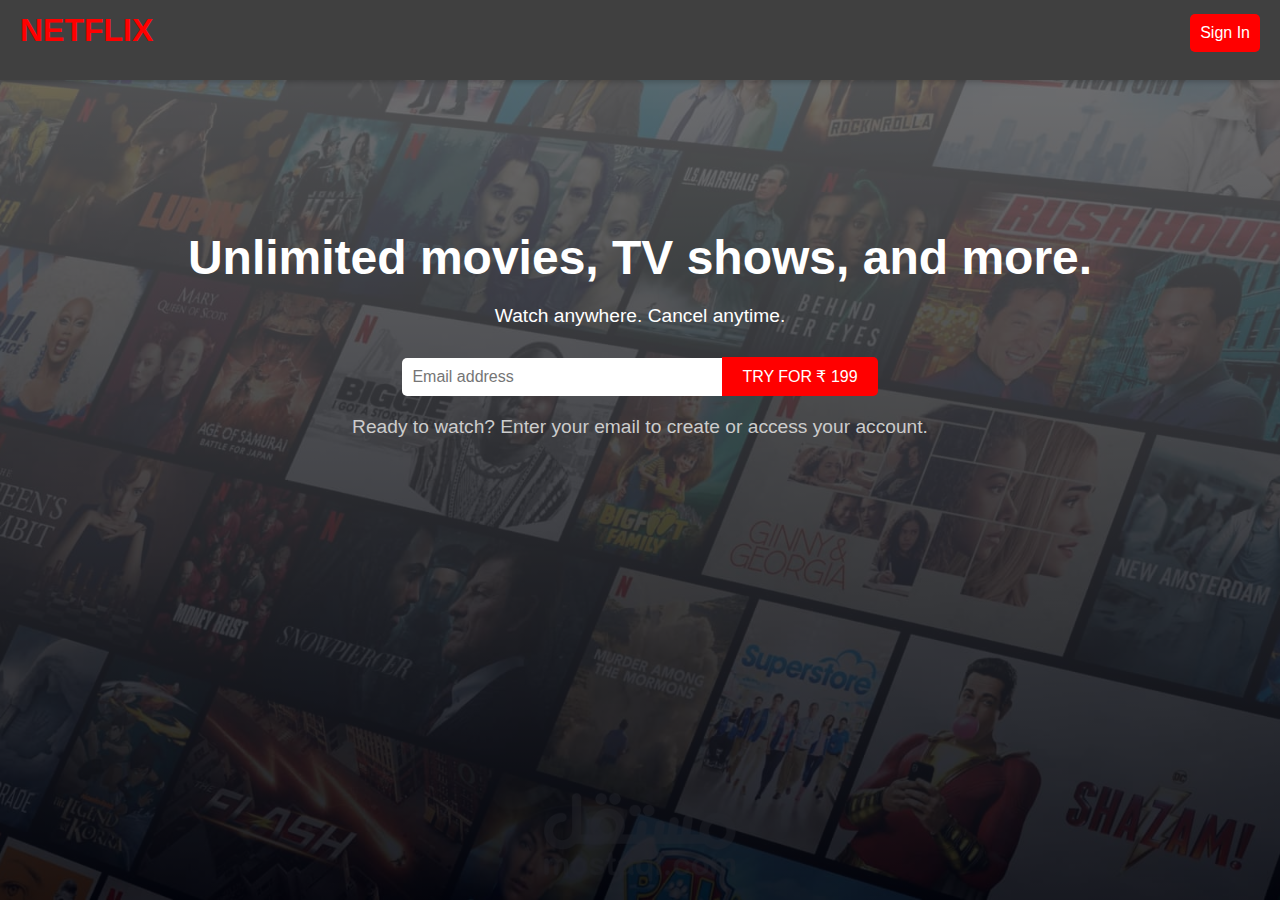
<file: 3.01.2025/index.html>
<!DOCTYPE html>
<html lang="en">
<head>
  <meta charset="UTF-8">
  <meta name="viewport" content="width=device-width, initial-scale=1.0">
  <title>NETFLIX</title>
  <link rel="stylesheet" href="style.css">
</head>
<body>
  <div class="background">
    <div class="overlay">
      <div class="navbar">
        <div class="logo">
          <span>NETFLIX</span>
        </div>
        <form action="signin.html" method="get">
          <button class="signin-btn">Sign In</button>
        </form>
       
      </div>
      <div class="content">
        <h1>Unlimited movies, TV shows, and more.</h1>
        <p>Watch anywhere. Cancel anytime.</p>
        <div class="form-container">
          <input type="email" placeholder="Email address" class="email-input">
          <form action="signin.html" method="get">
          <button class="try-btn">TRY FOR ₹ 199</button>
        </form>
        </div>
        <p class="subtext">Ready to watch? Enter your email to create or access your account.</p>
      </div>
    </div>
  </div>
</body>
</html>
</file>
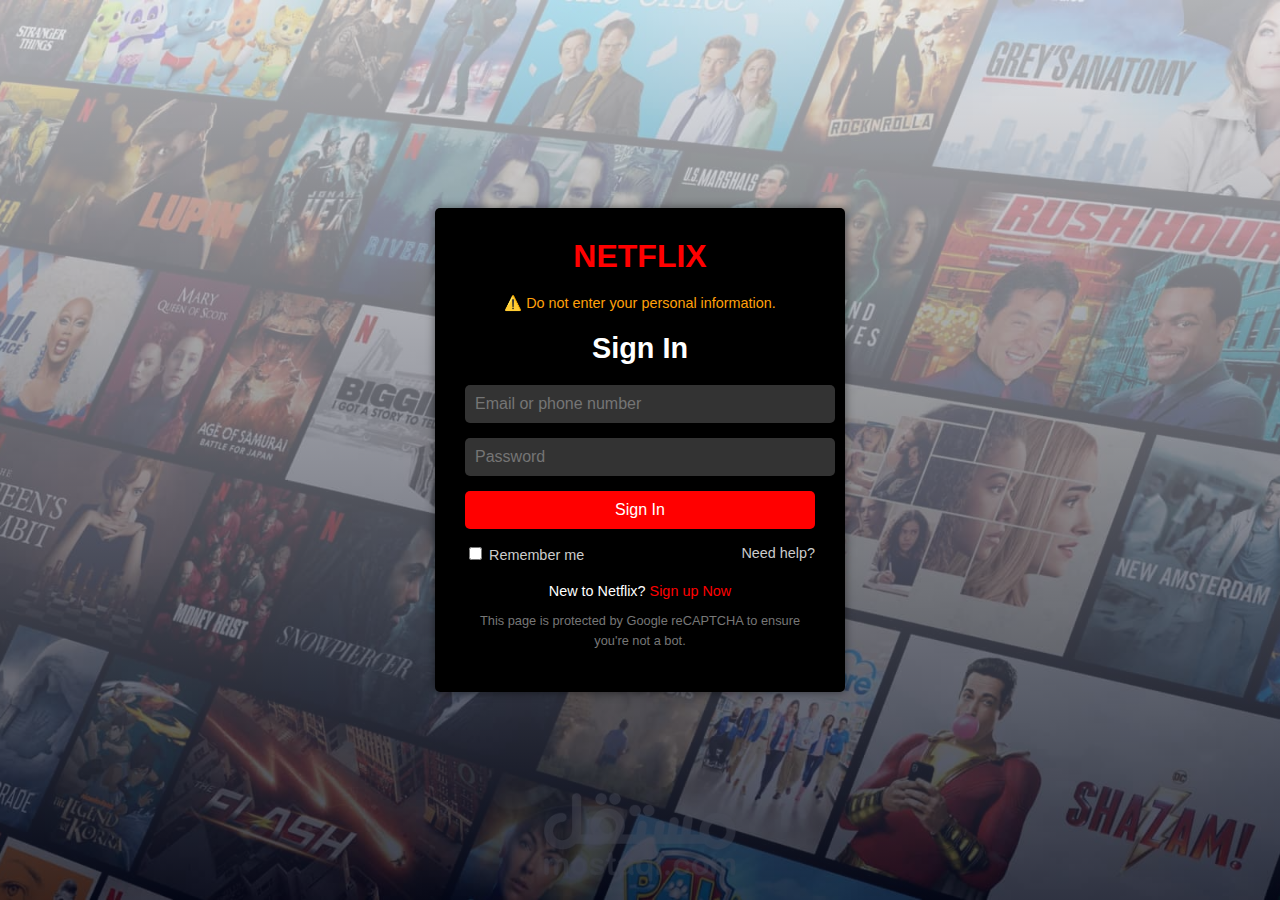
<file: 3.01.2025/signin.html>
<!DOCTYPE html>
<html lang="en">
<head>
  <meta charset="UTF-8">
  <meta name="viewport" content="width=device-width, initial-scale=1.0">
  <title>Netflix Login</title>
  <link rel="stylesheet" href="style.css">
</head>
<body>
  <div class="background1">
    <div class="login-container">
      <div class="logo">
        <span>NETFLIX</span>
      </div>
      <div class="login-box">
        <p class="warning">⚠️ Do not enter your personal information.</p>
        <h1>Sign In</h1>
        <!-- Corrected Form -->
        <form action="home.html">
          <input type="email" placeholder="Email or phone number" class="input-field" required>
          <input type="password" placeholder="Password" class="input-field" required>
          <button type="submit" class="signin-btn">Sign In</button>
          <div class="options">
            <label>
              <input type="checkbox">
              Remember me
            </label>
            <a href="#" class="help-link">Need help?</a>
          </div>
        </form>
        <p class="signup-text">
          New to Netflix? <a href="#">Sign up Now</a>
        </p>
        <p class="captcha-text">
          This page is protected by Google reCAPTCHA to ensure you're not a bot.
        </p>
      </div>
    </div>
  </div>
</body>
</html>
</file>
<file: 3.01.2025/style.css>
/* Body and HTML */
body, html {
  margin: 0;
  padding: 0;
  box-sizing: border-box;
  font-family: Arial, sans-serif;
  height: 100%;
  color: white;
  /* background: url('background.jpg') no-repeat center center fixed; */
  background: linear-gradient(rgba(251, 252, 255, 0.7), rgba(4,9,30,0.7)), url('background.jpg');
background-repeat: no-repeat;
background-position: center center;
background-attachment: fixed;
background-size: cover;
}
/* index.html button */
.button {
  color: white;
  background-color: crimson;
  border-radius: 12px;
  width:2px 2px;
  padding: 10px 20px; /* Adds spacing inside the button */
  border: none; /* Removes default border */
  cursor: pointer; /* Changes cursor to a pointer on hover */
  font-size: 10px; /* Makes the text size more readable */
  transition: background-color 0.3s ease; /* Smooth hover effect */
}

.button:hover {
  background-color: darkred; /* Changes background color on hover */
}
.background {
  background-image: url('https://assets.nflxext.com/ffe/siteui/vlv3/5c89e5e5-7c9e-4f2b-85fa-3070d9e9a4b8/1c7e7e4b-6319-44b5-90c1-14c9a8c64b66/IN-en-20230626-popsignuptwoweeks-perspective_alpha_website_large.jpg');
  background-size: cover;
  background-position: center;
  height: 100vh;
  position: relative;
}

.overlay {
  background-color: rgba(0, 0, 0, 0.5); /* Dark overlay */
  height: 100%;
  width: 100%;
}

.navbar {
  display: flex;
  justify-content: space-between;
  align-items: center;
  padding: 20px 40px;
}

.logo span {
  color: red;
  font-size: 24px;
  font-weight: bold;
}

.signin-btn {
  background-color: red;
  color: white;
  border: none;
  padding: 10px 20px;
  border-radius: 5px;
  cursor: pointer;
  font-size: 16px;
}

.signin-btn:hover {
  background-color: darkred;
}

.content {
  text-align: center;
  color: white;
  margin-top: 150px;
}

.content h1 {
  font-size: 3rem;
  margin-bottom: 20px;
}

.content p {
  font-size: 1.2rem;
  margin-bottom: 30px;
}

.form-container {
  display: flex;
  justify-content: center;
  align-items: center;
  margin-bottom: 20px;
}

.email-input {
  padding: 10px;
  font-size: 16px;
  width: 300px;
  border: none;
  border-radius: 5px 0 0 5px;
}

.try-btn {
  background-color: red;
  color: white;
  border: none;
  padding: 10px 20px;
  border-radius: 0 5px 5px 0;
  cursor: pointer;
  font-size: 16px;
}

.try-btn:hover {
  background-color: darkred;
}

.subtext {
  font-size: 0.9rem;
  color: #ccc;
}

/* index.html styling finished */

/*Signin.html Styling*/
.background1 {
  display: flex;
  justify-content: center;
  align-items: center;
  height: 100%;
}

.logo {
  text-align: center;
  margin-bottom: 20px;
}

.logo span {
  color: red;
  font-size: 32px;
  font-weight: bold;
}

.login-container {
  width: 350px;
  background-color: #000;
  padding: 30px;
  border-radius: 5px;
  box-shadow: 0 0 10px rgba(0, 0, 0, 0.5);
}

.login-box {
  text-align: center;
}

.warning {
  color: #ffa00a;
  font-size: 0.9rem;
  margin-bottom: 20px;
}

h1 {
  font-size: 1.8rem;
  margin-bottom: 20px;
}

.input-field {
  width: 100%;
  padding: 10px;
  margin-bottom: 15px;
  border: none;
  border-radius: 5px;
  background-color: #333;
  color: white;
  font-size: 1rem;
}

.signin-btn {
  width: 100%;
  padding: 10px;
  background-color: red;
  border: none;
  border-radius: 5px;
  color: white;
  font-size: 1rem;
  cursor: pointer;
  margin-bottom: 15px;
}

.signin-btn:hover {
  background-color: darkred;
}

.options {
  display: flex;
  justify-content: space-between;
  align-items: center;
  margin-bottom: 20px;
  font-size: 0.9rem;
}

.options label {
  color: #ccc;
}

.help-link {
  color: #ccc;
  text-decoration: none;
}

.help-link:hover {
  text-decoration: underline;
}

.signup-text {
  font-size: 0.9rem;
  margin-bottom: 10px;
}

.signup-text a {
  color: red;
  text-decoration: none;
}

.signup-text a:hover {
  text-decoration: underline;
}

.captcha-text {
  font-size: 0.8rem;
  color: #777;
  line-height: 1.5;
}
/* signin styling finished */

/*Home.html page*/


.navbar {
  /* display: flex;
  justify-content: space-between;
  align-items: center;
  padding: 1rem;
  background-color: #404040; */
  background-color: #404040; /* Dark gray background for the navbar */
  display: flex;
  justify-content: space-between;
  align-items: center;
  padding: 10px 20px; /* Add spacing for a more compact size */
  height: 60px; /* Set a reasonable height */
  box-shadow: 0 2px 5px rgba(0, 0, 0, 0.2); 
}

.nav-links {
  display: flex;
  gap: 1rem;
  list-style: none;
}

.nav-links a {
  color: white;
  text-decoration: none;
}

.nav-links a:hover {
  text-decoration: underline;
}

.profile-menu {
  display: flex;
  position: relative;
  align-items: center;
  gap: 0.5rem;
}


.profile-icon {
  width: 40px;
  height: 40px;
  border-radius: 50%;
  cursor: pointer;
  margin-left: 10px;
}

.dropdown {
  display: none; /* Initially hidden */
  position: absolute;
  top: 50px; /* Adjust the distance below the profile icon */
  right: 0; /* Align the dropdown to the right */
  background-color: white; /* Background for the dropdown */
  border-radius: 5px;
  box-shadow: 0 4px 8px rgba(0, 0, 0, 0.2); /* Subtle shadow for better aesthetics */
  padding: 10px 0;
  z-index: 1000; /* Ensure it appears above other elements */
}

.dropdown ul {
  list-style: none;
  margin: 0;
  padding: 0;
}

.dropdown ul li {
  padding: 10px 20px;
}

.dropdown ul li a {
  text-decoration: none;
  color: #404040;
  font-size: 14px;
  display: block;
  transition: background-color 0.3s ease;
}

.dropdown ul li a:hover {
  background-color: #f5f5f5; /* Light hover effect */
}

.profile-menu:hover .dropdown {
  display: block; /* Show the dropdown when hovering over the profile menu */
}
/* Category Section Styles */
.category {
  margin: 2rem;
}

.category h2 {
  margin-bottom: 1rem;
  font-size: 1.5rem;
}

.row {
  display: grid;
  grid-template-columns: repeat(auto-fit, minmax(200px, 1fr));
  gap: 1rem;
}

.movie {
  position: relative;
  text-align: center;
}

/* .movie img {
  width: 100%;
  border-radius: 8px;
} */
.movie img {
  width: 200px; /* Set a consistent width */
  height: 150px; /* Set a consistent height */
  object-fit: cover; /* Ensures the image fills the space while maintaining its aspect ratio */
  border-radius: 8px; /* Keeps the rounded corners */
}


.watch-now {
  position: absolute;
  bottom: 10px;
  left: 50%;
  transform: translateX(-50%);
  background: red;
  color: white;
  border: none;
  padding: 0.5rem 1rem;
  cursor: pointer;
  border-radius: 5px;
}

.watch-now:hover {
  background: darkred;
}

/* Responsive Adjustments */
@media (max-width: 768px) {
  .nav-links {
    display: none;
  }

  .navbar {
    flex-direction: column;
  }

  .row {
    grid-template-columns: 1fr 1fr;
  }
}

@media (max-width: 480px) {
  .row {
    grid-template-columns: 1fr;
  }
}
/*footer*/
.footer {
  background-color: #141414; /* Netflix's dark theme color */
  color: #737373; /* Light grey text */
  padding: 20px 40px;
  font-size: 14px;
  margin-top: 30px;
}

.footer-container {
  max-width: 1200px;
  margin: 0 auto;
  display: flex;
  flex-direction: column;
  align-items: center;
  text-align: center;
}

.footer-links {
  margin-bottom: 20px;
}

.footer-links ul {
  list-style: none;
  padding: 0;
  margin: 0;
  display: flex;
  flex-wrap: wrap;
  justify-content: center;
  gap: 15px;
}

.footer-links ul li {
  margin: 5px 0;
}

.footer-links ul li a {
  text-decoration: none;
  color: #737373;
  transition: color 0.3s;
}

.footer-links ul li a:hover {
  color: #ffffff;
}


.copyright {
  color: #737373;
}
</file>
